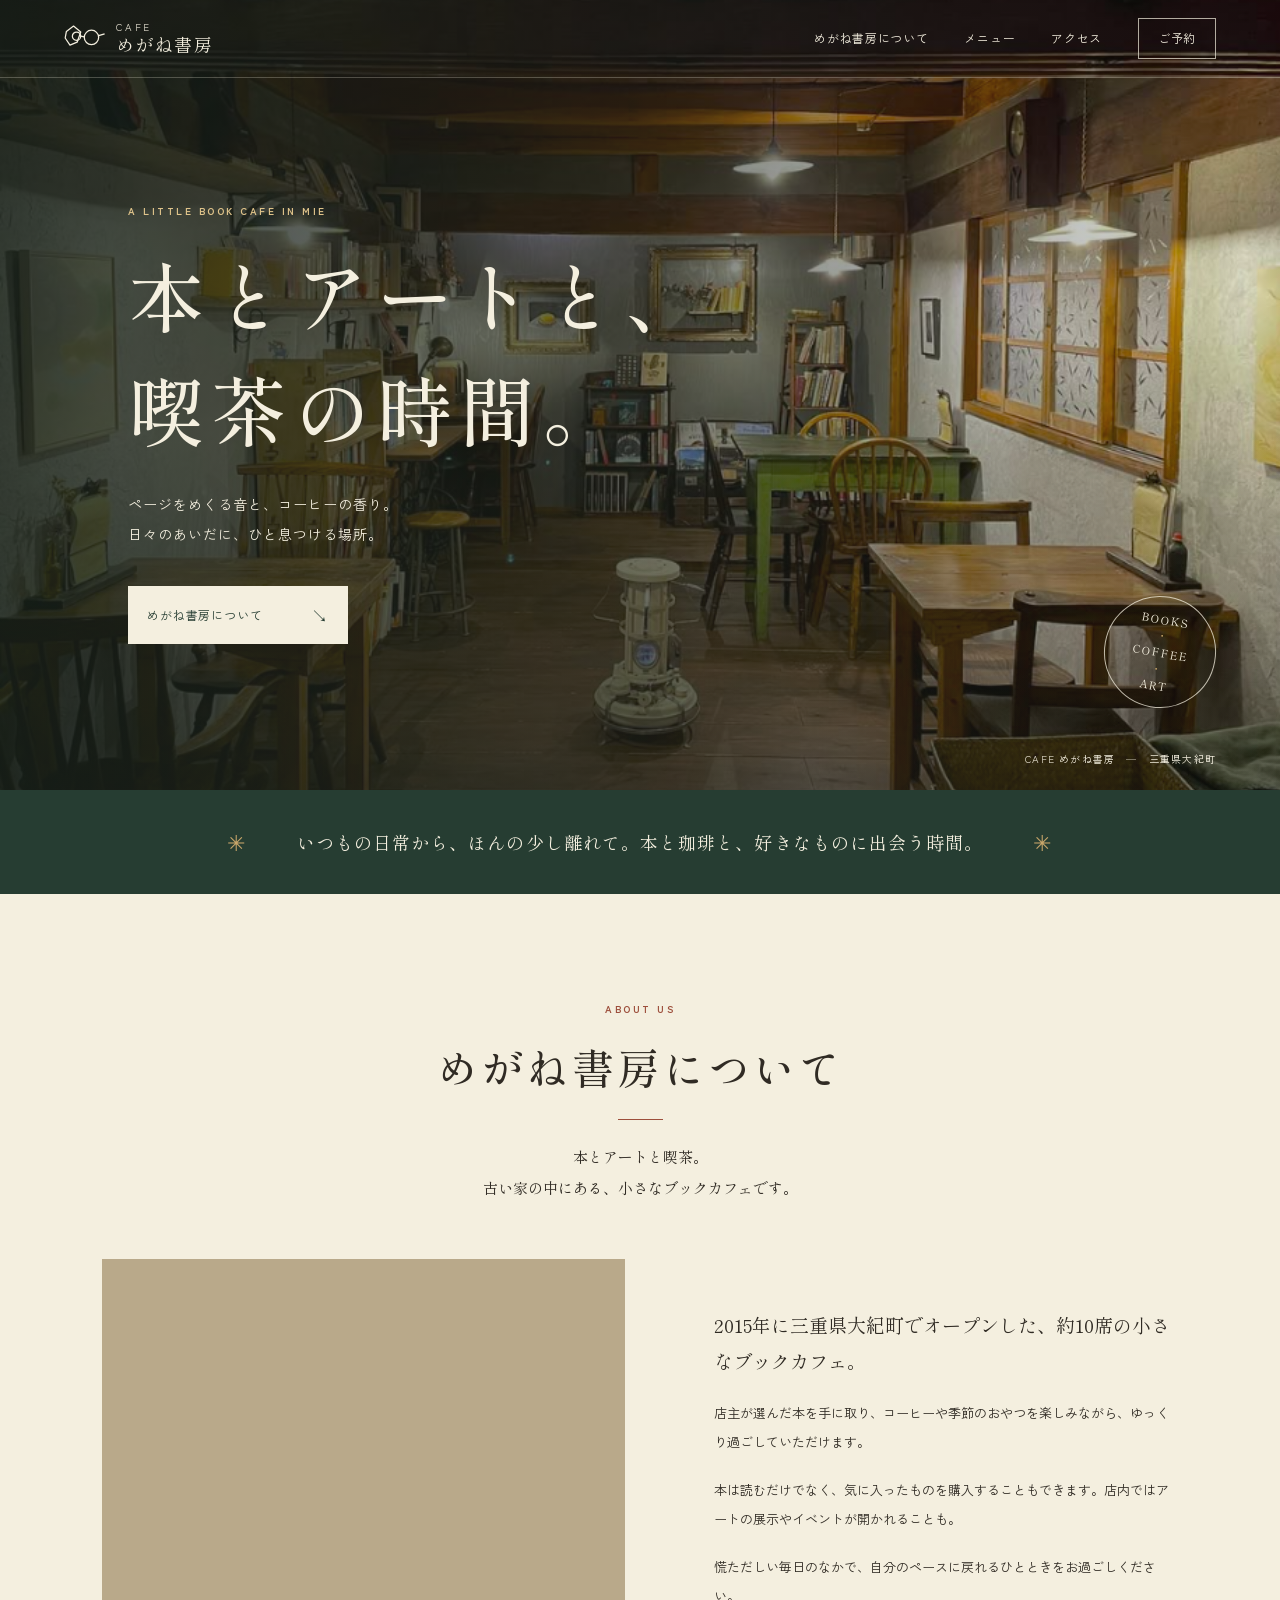
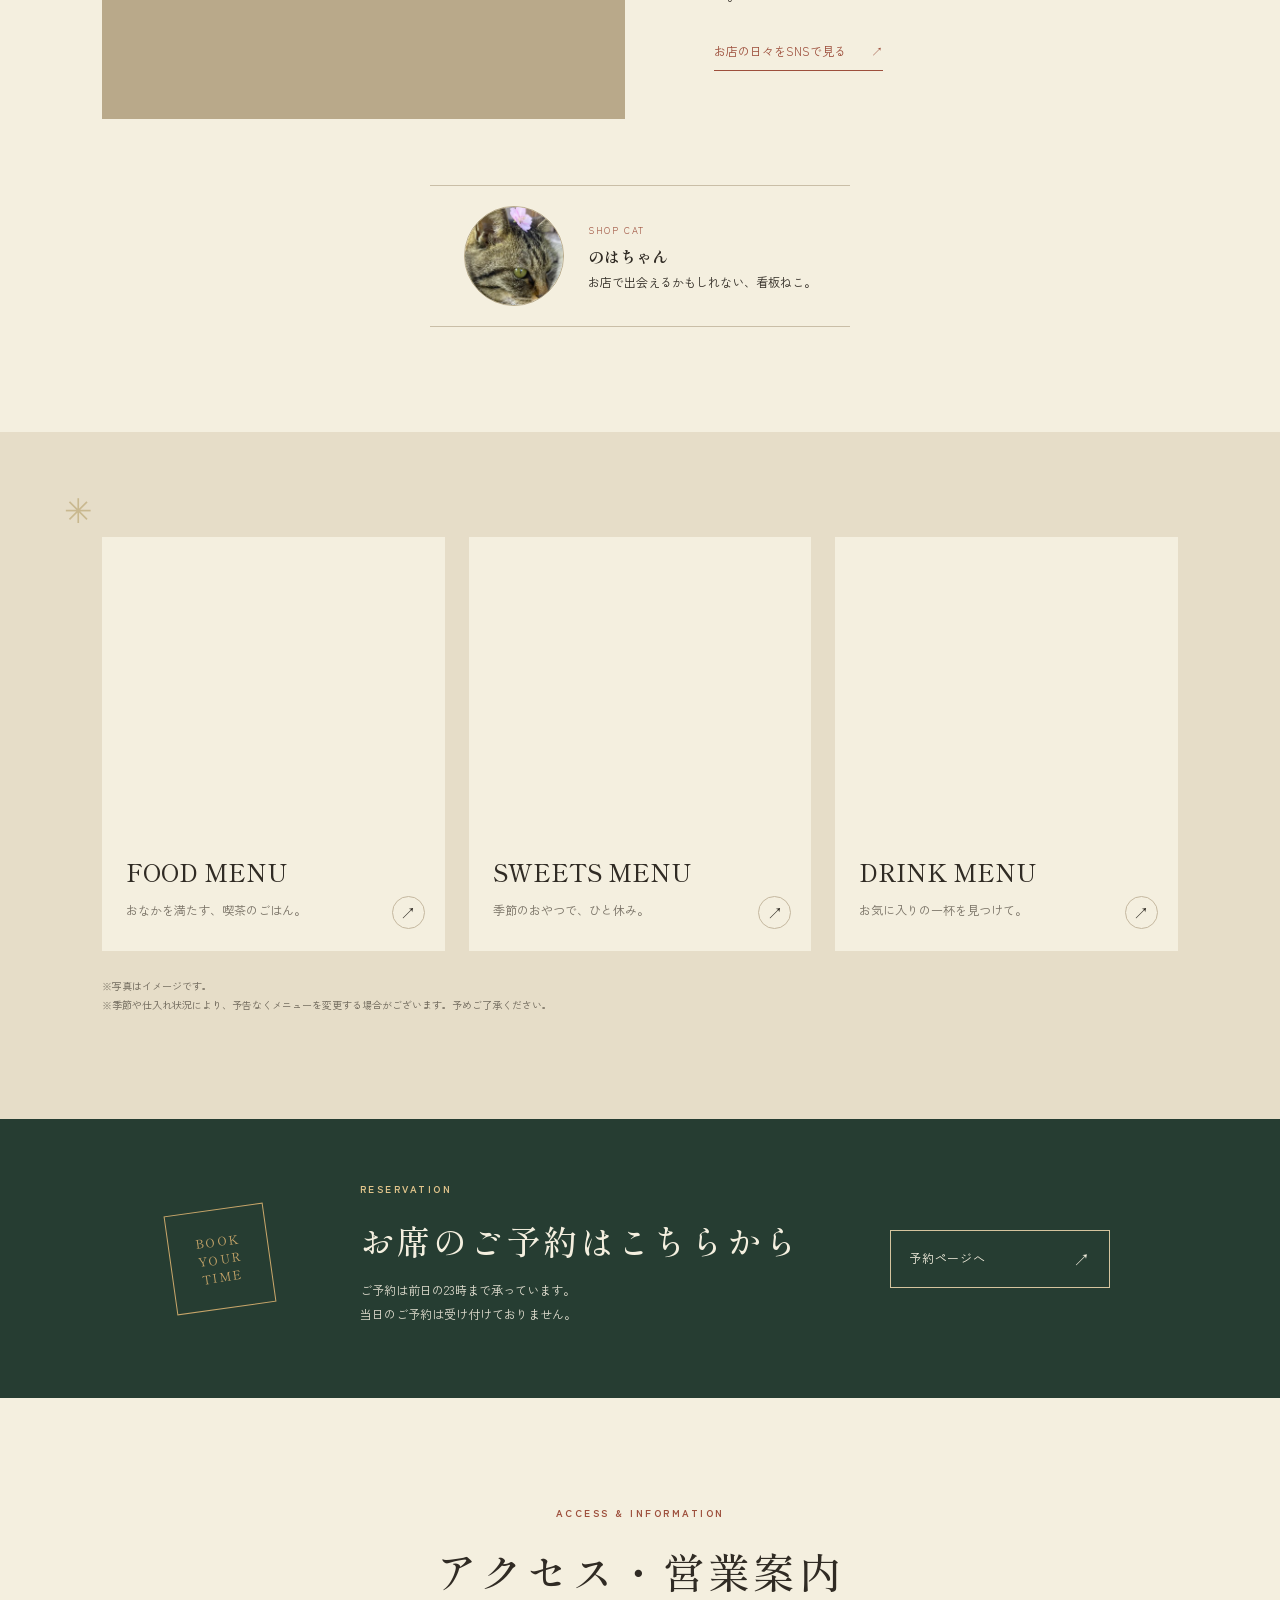
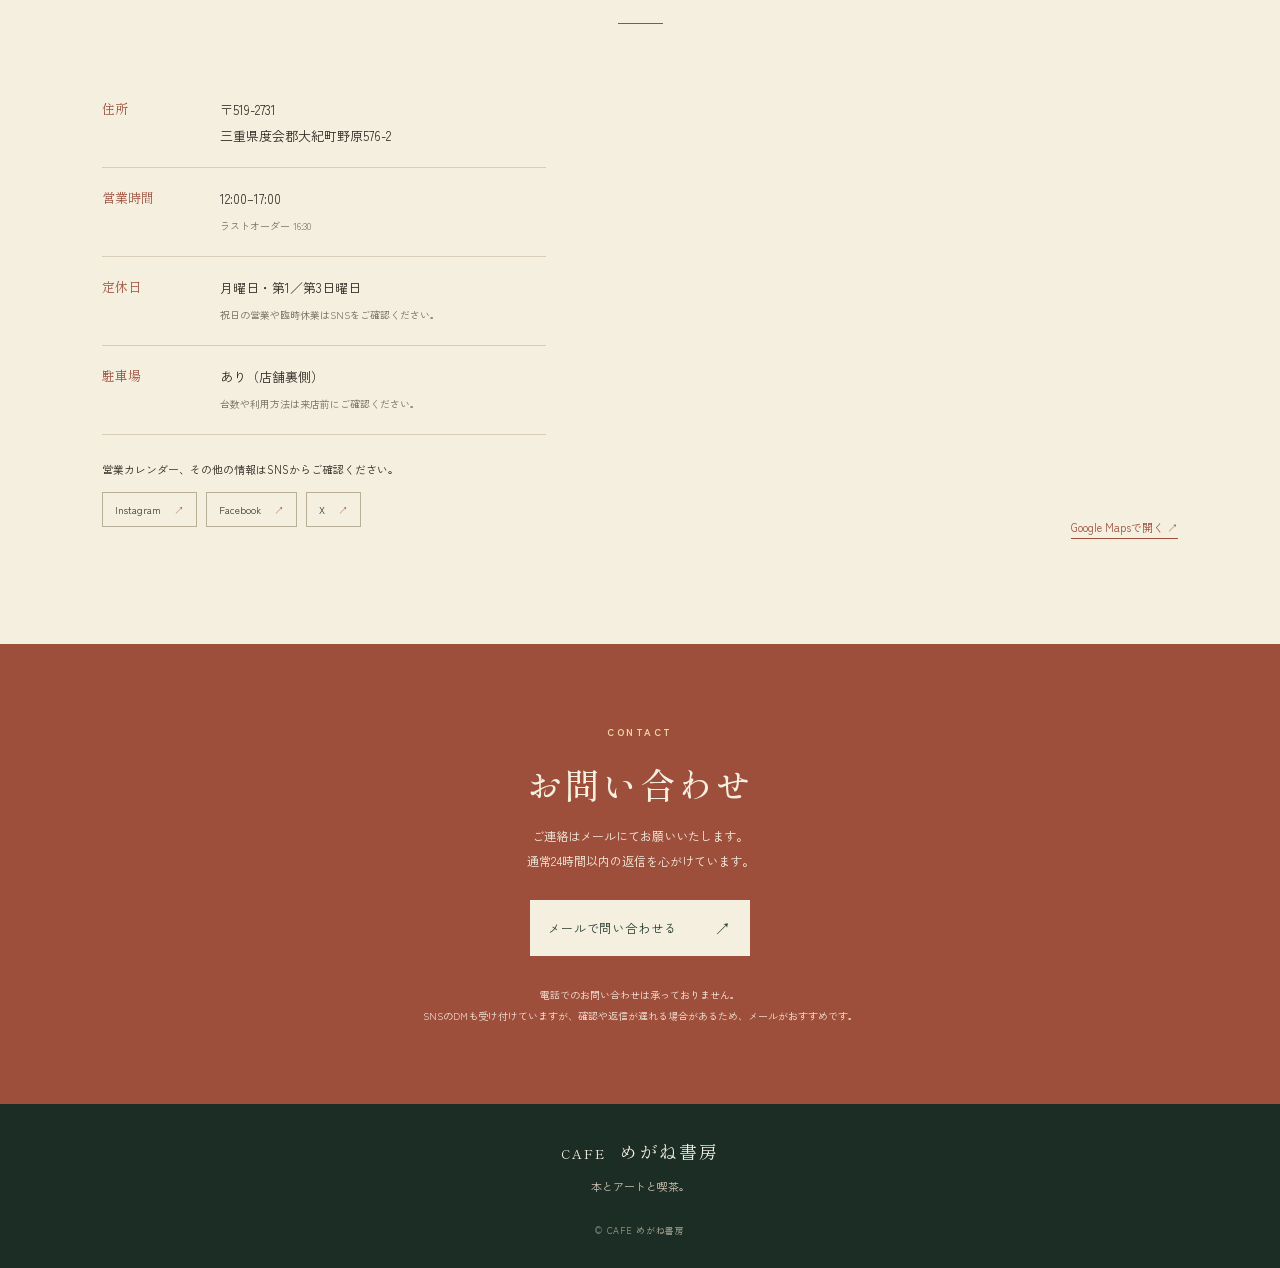
<file: index.html>
<!doctype html>
<html lang="ja">
<head>
  <meta charset="utf-8">
  <meta name="viewport" content="width=device-width, initial-scale=1">
  <meta name="description" content="三重県大紀町の古民家ブックカフェ、CAFE めがね書房。本とアートと喫茶の時間をお楽しみください。">
  <title>CAFE めがね書房｜本とアートと喫茶</title>
  <link rel="preconnect" href="https://fonts.googleapis.com">
  <link rel="preconnect" href="https://fonts.gstatic.com" crossorigin>
  <link href="https://fonts.googleapis.com/css2?family=Shippori+Mincho:wght@400;500;600;700&family=Zen+Kaku+Gothic+New:wght@400;500;700&display=swap" rel="stylesheet">
  <link rel="stylesheet" href="style.css">
  <script src="script.js" defer></script>
</head>
<body>
  <header class="site-header">
    <a class="brand" href="#top" aria-label="めがね書房 トップへ">
      <span class="brand-mark" aria-hidden="true">
        <svg viewBox="0 0 72 48" role="img"><path d="M4 13 L16 4 L28 14 L22 31 L10 36 L2 24 Z"/><circle cx="21" cy="21" r="7"/><circle cx="46" cy="23" r="12"/><path d="M28 21 L34 22 M58 20 L68 17"/></svg>
      </span>
      <span class="brand-words"><span class="brand-en">CAFE</span><span class="brand-ja">めがね書房</span></span>
    </a>
    <button class="menu-toggle" aria-label="メニューを開く" aria-expanded="false">☰</button>
    <nav class="main-nav" aria-label="メインメニュー">
      <a href="#about">めがね書房について</a>
      <a href="#menu">メニュー</a>
      <a href="#access">アクセス</a>
      <a class="nav-reserve" href="https://airrsv.net/cafemeganebooks/calendar" target="_blank" rel="noopener">ご予約</a>
    </nav>
  </header>

  <main>
    <section class="hero" id="top">
      <div class="hero-photo" role="img" aria-label="めがね書房の喫茶風景"></div>
      <div class="hero-shade"></div>
      <div class="hero-content">
        <p class="eyebrow light">A LITTLE BOOK CAFE IN MIE</p>
        <h1>本とアートと、<br>喫茶の時間。</h1>
        <p class="hero-copy">ページをめくる音と、コーヒーの香り。<br>日々のあいだに、ひと息つける場所。</p>
        <a class="button button-light" href="#about">めがね書房について <span>↘</span></a>
      </div>
      <div class="hero-stamp">BOOKS<br><span>・</span> COFFEE <span>・</span> ART</div>
      <div class="hero-caption">CAFE めがね書房　—　三重県大紀町</div>
    </section>

    <section class="intro-band">
      <span class="ornament">✳</span>
      <p>いつもの日常から、ほんの少し離れて。<br class="mobile-only">本と珈琲と、好きなものに出会う時間。</p>
      <span class="ornament">✳</span>
    </section>

    <section class="section about-section" id="about">
      <div class="section-heading">
        <p class="eyebrow">ABOUT US</p>
        <h2>めがね書房について</h2>
        <span class="heading-rule"></span>
        <p class="section-lead">本とアートと喫茶。<br>古い家の中にある、小さなブックカフェです。</p>
      </div>
      <div class="about-grid">
        <div class="about-image image-oldhouse" role="img" aria-label="古民家のカフェをイメージした写真"></div>
        <div class="about-copy">
          <p class="dropcap">2015年に三重県大紀町でオープンした、約10席の小さなブックカフェ。</p>
          <p>店主が選んだ本を手に取り、コーヒーや季節のおやつを楽しみながら、ゆっくり過ごしていただけます。</p>
          <p>本は読むだけでなく、気に入ったものを購入することもできます。店内ではアートの展示やイベントが開かれることも。</p>
          <p>慌ただしい毎日のなかで、自分のペースに戻れるひとときをお過ごしください。</p>
          <a class="text-link" href="https://www.instagram.com/cafe_megane_books/" target="_blank" rel="noopener">お店の日々をSNSで見る <span>↗</span></a>
        </div>
      </div>
      <div class="cat-note">
        <img class="cat-photo" src="images/noha-chan.png" alt="のはちゃん" loading="lazy">
        <p><span class="mini-label">SHOP CAT</span><br><strong>のはちゃん</strong><br>お店で出会えるかもしれない、看板ねこ。</p>
      </div>
    </section>

    <section class="section menu-section" id="menu">
     
<div class="menu-cards">
  <a class="menu-card" href="food.html">
    <div class="menu-image food-image" role="img" aria-label="カレーのイメージ"></div>
    <div class="menu-card-copy">
      <h3>FOOD MENU</h3>
      <p>おなかを満たす、喫茶のごはん。</p>
      <span class="round-arrow">↗</span>
    </div>
  </a>

  <a class="menu-card" href="sweet.html">
    <div class="menu-image sweet-image" role="img" aria-label="季節のおやつのイメージ"></div>
    <div class="menu-card-copy">
      <h3>SWEETS MENU</h3>
      <p>季節のおやつで、ひと休み。</p>
      <span class="round-arrow">↗</span>
    </div>
  </a>

  <a class="menu-card" href="drink.html">
    <div class="menu-image drink-image" role="img" aria-label="コーヒーのイメージ"></div>
    <div class="menu-card-copy">
      <h3>DRINK MENU</h3>
      <p>お気に入りの一杯を見つけて。</p>
      <span class="round-arrow">↗</span>
    </div>
  </a>
</div>


      <p class="menu-disclaimer">※写真はイメージです。<br>※季節や仕入れ状況により、予告なくメニューを変更する場合がございます。予めご了承ください。</p>
    </section>

    <section class="reservation-banner">
      <div class="reservation-mark">BOOK<br>YOUR<br>TIME</div>
      <div class="reservation-copy"><p class="eyebrow light">RESERVATION</p><h2>お席のご予約はこちらから</h2><p>ご予約は前日の23時まで承っています。<br>当日のご予約は受け付けておりません。</p></div>
      <a class="button button-outline-light" href="https://airrsv.net/cafemeganebooks/calendar" target="_blank" rel="noopener">予約ページへ <span>↗</span></a>
    </section>

    <section class="section access-section" id="access">
      <div class="section-heading">
        <p class="eyebrow">ACCESS & INFORMATION</p>
        <h2>アクセス・営業案内</h2>
        <span class="heading-rule"></span>
      </div>
      <div class="access-grid">
        <div class="access-details">
          <dl>
            <div><dt>住所</dt><dd>〒519-2731<br>三重県度会郡大紀町野原576-2</dd></div>
            <div><dt>営業時間</dt><dd>12:00–17:00<br><small>ラストオーダー 16:30</small></dd></div>
            <div><dt>定休日</dt><dd>月曜日・第1／第3日曜日<br><small>祝日の営業や臨時休業はSNSをご確認ください。</small></dd></div>
            <div><dt>駐車場</dt><dd>あり（店舗裏側）<br><small>台数や利用方法は来店前にご確認ください。</small></dd></div>
          </dl>
          <p class="social-note">営業カレンダー、その他の情報はSNSからご確認ください。</p>
          <div class="social-links">
            <a href="https://www.instagram.com/cafe_megane_books/" target="_blank" rel="noopener" aria-label="Instagram">Instagram <span>↗</span></a>
            <a href="https://www.facebook.com/cafemeganebooks/" target="_blank" rel="noopener" aria-label="Facebook">Facebook <span>↗</span></a>
            <a href="https://x.com/cafemeganebooks" target="_blank" rel="noopener" aria-label="X">X <span>↗</span></a>
          </div>
        </div>
        <div class="map-wrap">
          <iframe title="CAFE めがね書房の地図" src="https://maps.google.com/maps?q=三重県度会郡大紀町野原576-2&t=&z=15&ie=UTF8&iwloc=&output=embed" loading="lazy" referrerpolicy="no-referrer-when-downgrade"></iframe>
          <a class="map-link" href="https://maps.app.goo.gl/rjNBZa8h3N2s8guP6?g_st=ic" target="_blank" rel="noopener">Google Mapsで開く ↗</a>
        </div>
      </div>
    </section>

    <section class="contact-section">
      <p class="eyebrow light">CONTACT</p>
      <h2>お問い合わせ</h2>
      <p>ご連絡はメールにてお願いいたします。<br>通常24時間以内の返信を心がけています。</p>
      <button class="button button-light" id="emailButton" type="button">メールで問い合わせる <span>↗</span></button>
      <p class="contact-small">電話でのお問い合わせは承っておりません。<br>SNSのDMも受け付けていますが、確認や返信が遅れる場合があるため、メールがおすすめです。</p>
    </section>
  </main>

  <footer class="site-footer">
    <a class="footer-brand" href="#top">CAFE <span>めがね書房</span></a>
    <p>本とアートと喫茶。</p>
    <small>© CAFE めがね書房</small>
  </footer>
  <button class="back-to-top" id="backToTop" aria-label="ページの先頭へ戻る">↑</button>
  <div class="toast" id="toast" role="status" aria-live="polite"></div>
</body>
</html>
</file>
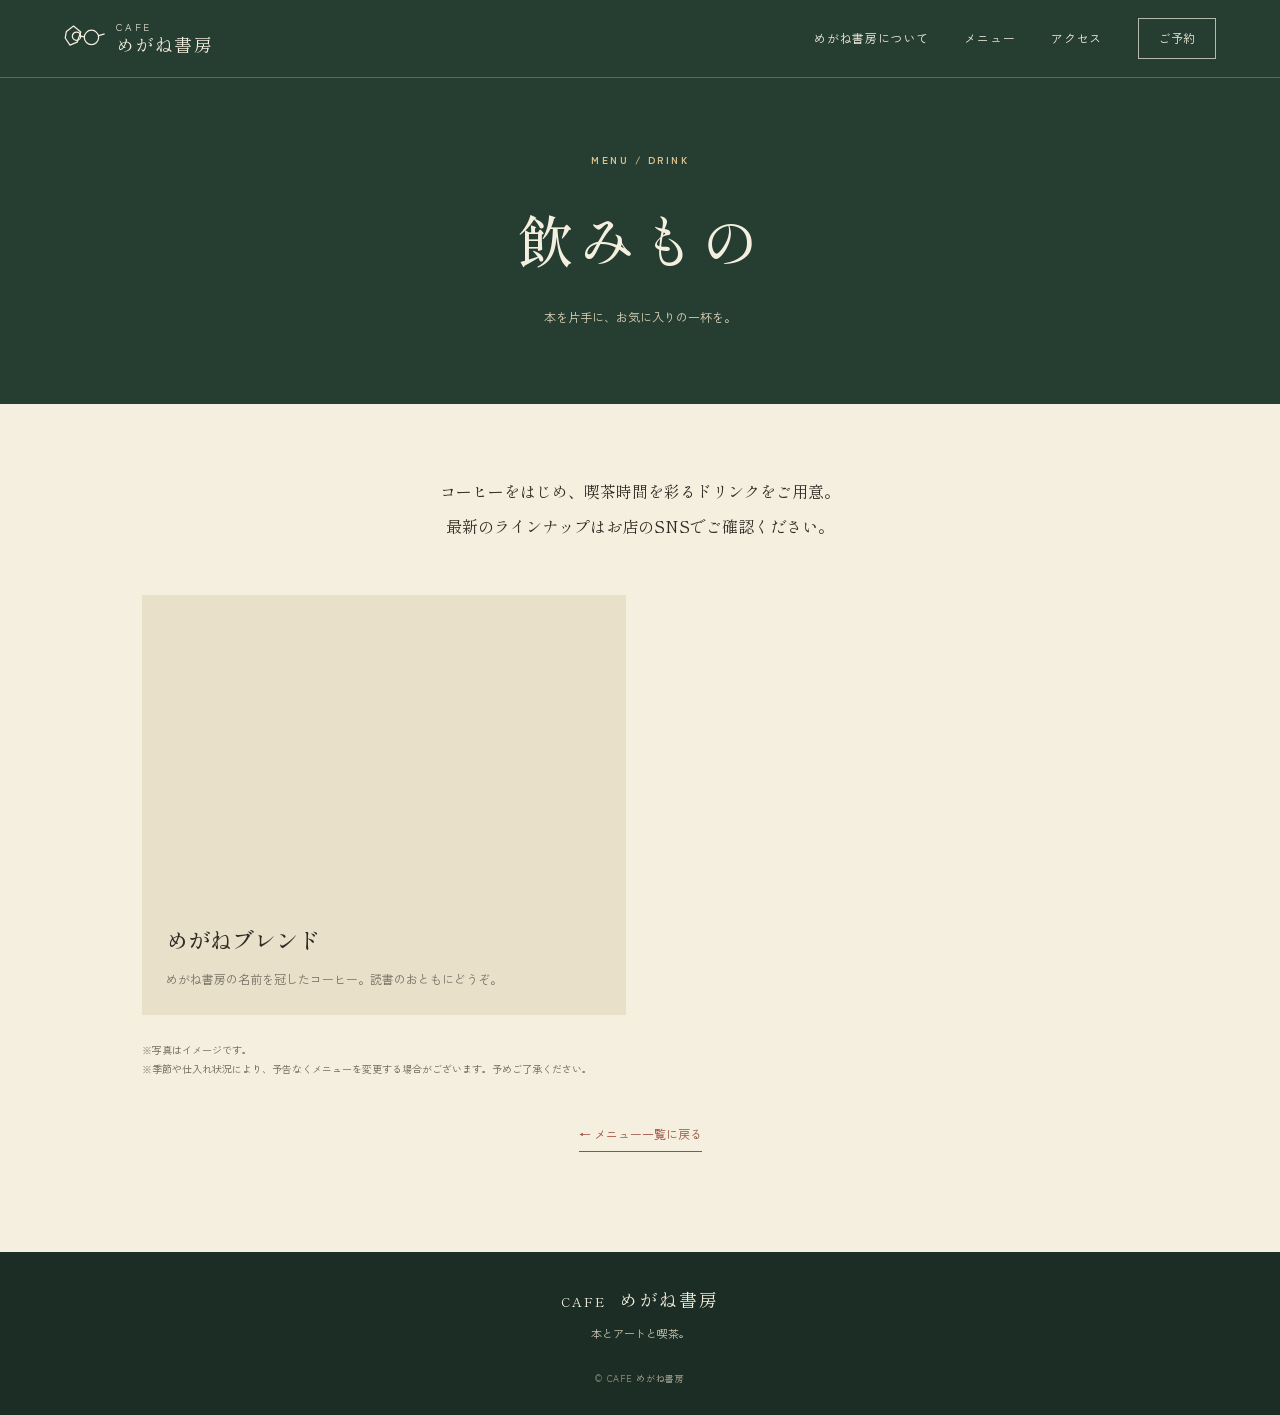
<file: drink.html>
<!doctype html>
<html lang="ja">
<head>
  <meta charset="utf-8"><meta name="viewport" content="width=device-width, initial-scale=1">
  <meta name="description" content="CAFE めがね書房のドリンクメニュー">
  <title>飲みもの｜CAFE めがね書房</title>
  <link rel="preconnect" href="https://fonts.googleapis.com"><link rel="preconnect" href="https://fonts.gstatic.com" crossorigin>
  <link href="https://fonts.googleapis.com/css2?family=Shippori+Mincho:wght@400;500;600;700&family=Zen+Kaku+Gothic+New:wght@400;500;700&display=swap" rel="stylesheet">
  <link rel="stylesheet" href="style.css"><script src="script.js" defer></script>
</head>
<body>
<header class="site-header"><a class="brand" href="index.html"><span class="brand-mark" aria-hidden="true"><svg viewBox="0 0 72 48"><path d="M4 13 L16 4 L28 14 L22 31 L10 36 L2 24 Z"/><circle cx="21" cy="21" r="7"/><circle cx="46" cy="23" r="12"/><path d="M28 21 L34 22 M58 20 L68 17"/></svg></span><span class="brand-words"><span class="brand-en">CAFE</span><span class="brand-ja">めがね書房</span></span></a><button class="menu-toggle" aria-label="メニューを開く" aria-expanded="false">☰</button><nav class="main-nav"><a href="index.html#about">めがね書房について</a><a href="index.html#menu">メニュー</a><a href="index.html#access">アクセス</a><a class="nav-reserve" href="https://airrsv.net/cafemeganebooks/calendar" target="_blank" rel="noopener">ご予約</a></nav></header>
<main><section class="subpage-hero"><p class="eyebrow light">MENU / DRINK</p><h1>飲みもの</h1><p>本を片手に、お気に入りの一杯を。</p></section><section class="subpage-content"><p class="subpage-intro">コーヒーをはじめ、喫茶時間を彩るドリンクをご用意。<br>最新のラインナップはお店のSNSでご確認ください。</p><div class="items-grid"><article class="item-card"><div class="item-photo coffee"></div><div class="item-copy"><h2>めがねブレンド</h2><p>めがね書房の名前を冠したコーヒー。読書のおともにどうぞ。</p></div></article></div><p class="menu-disclaimer">※写真はイメージです。<br>※季節や仕入れ状況により、予告なくメニューを変更する場合がございます。予めご了承ください。</p><a class="subpage-back" href="index.html#menu">← メニュー一覧に戻る</a></section></main><footer class="site-footer"><a class="footer-brand" href="index.html">CAFE <span>めがね書房</span></a><p>本とアートと喫茶。</p><small>© CAFE めがね書房</small></footer><button class="back-to-top" id="backToTop" aria-label="ページの先頭へ戻る">↑</button>
</body></html>
</file>
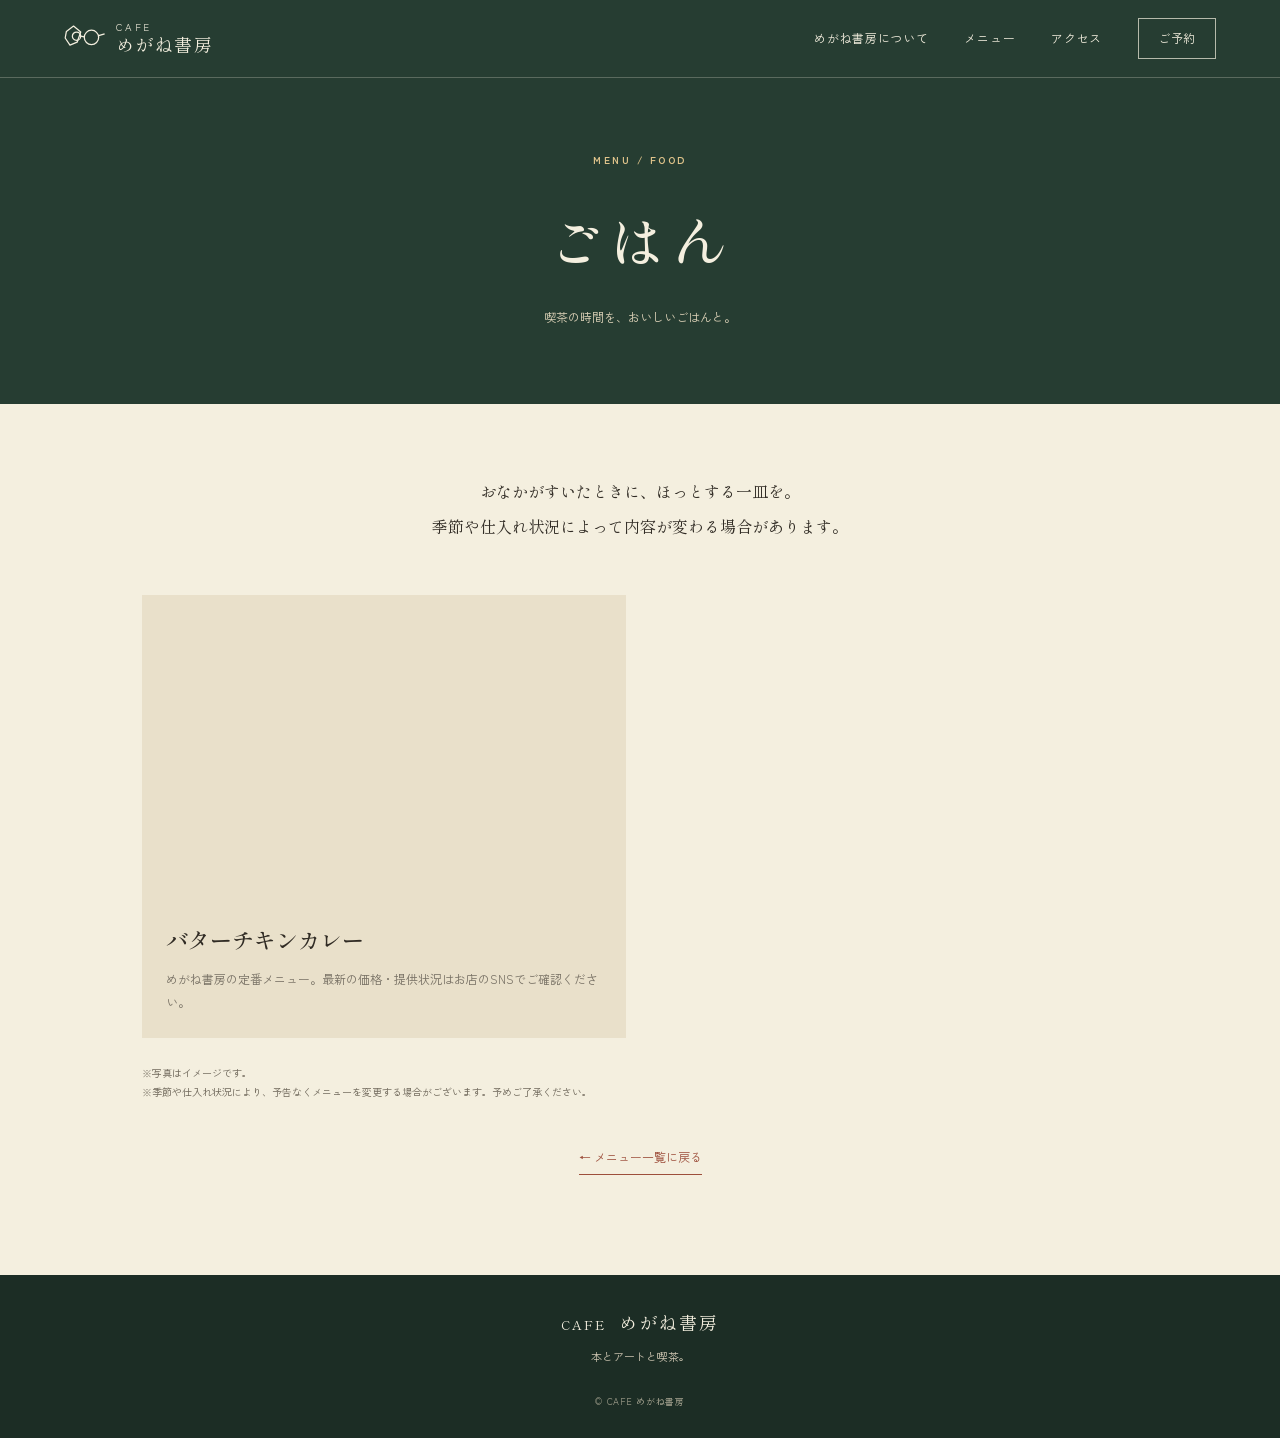
<file: food.html>
<!doctype html>
<html lang="ja">
<head>
  <meta charset="utf-8"><meta name="viewport" content="width=device-width, initial-scale=1">
  <meta name="description" content="CAFE めがね書房のフードメニュー">
  <title>ごはん｜CAFE めがね書房</title>
  <link rel="preconnect" href="https://fonts.googleapis.com"><link rel="preconnect" href="https://fonts.gstatic.com" crossorigin>
  <link href="https://fonts.googleapis.com/css2?family=Shippori+Mincho:wght@400;500;600;700&family=Zen+Kaku+Gothic+New:wght@400;500;700&display=swap" rel="stylesheet">
  <link rel="stylesheet" href="style.css"><script src="script.js" defer></script>
</head>
<body>
<header class="site-header"><a class="brand" href="index.html"><span class="brand-mark" aria-hidden="true"><svg viewBox="0 0 72 48"><path d="M4 13 L16 4 L28 14 L22 31 L10 36 L2 24 Z"/><circle cx="21" cy="21" r="7"/><circle cx="46" cy="23" r="12"/><path d="M28 21 L34 22 M58 20 L68 17"/></svg></span><span class="brand-words"><span class="brand-en">CAFE</span><span class="brand-ja">めがね書房</span></span></a><button class="menu-toggle" aria-label="メニューを開く" aria-expanded="false">☰</button><nav class="main-nav"><a href="index.html#about">めがね書房について</a><a href="index.html#menu">メニュー</a><a href="index.html#access">アクセス</a><a class="nav-reserve" href="https://airrsv.net/cafemeganebooks/calendar" target="_blank" rel="noopener">ご予約</a></nav></header>
<main><section class="subpage-hero"><p class="eyebrow light">MENU / FOOD</p><h1>ごはん</h1><p>喫茶の時間を、おいしいごはんと。</p></section><section class="subpage-content"><p class="subpage-intro">おなかがすいたときに、ほっとする一皿を。<br>季節や仕入れ状況によって内容が変わる場合があります。</p><div class="items-grid"><article class="item-card"><div class="item-photo curry"></div><div class="item-copy"><h2>バターチキンカレー</h2><p>めがね書房の定番メニュー。最新の価格・提供状況はお店のSNSでご確認ください。</p></div></article></div><p class="menu-disclaimer">※写真はイメージです。<br>※季節や仕入れ状況により、予告なくメニューを変更する場合がございます。予めご了承ください。</p><a class="subpage-back" href="index.html#menu">← メニュー一覧に戻る</a></section></main><footer class="site-footer"><a class="footer-brand" href="index.html">CAFE <span>めがね書房</span></a><p>本とアートと喫茶。</p><small>© CAFE めがね書房</small></footer><button class="back-to-top" id="backToTop" aria-label="ページの先頭へ戻る">↑</button>
</body></html>
</file>
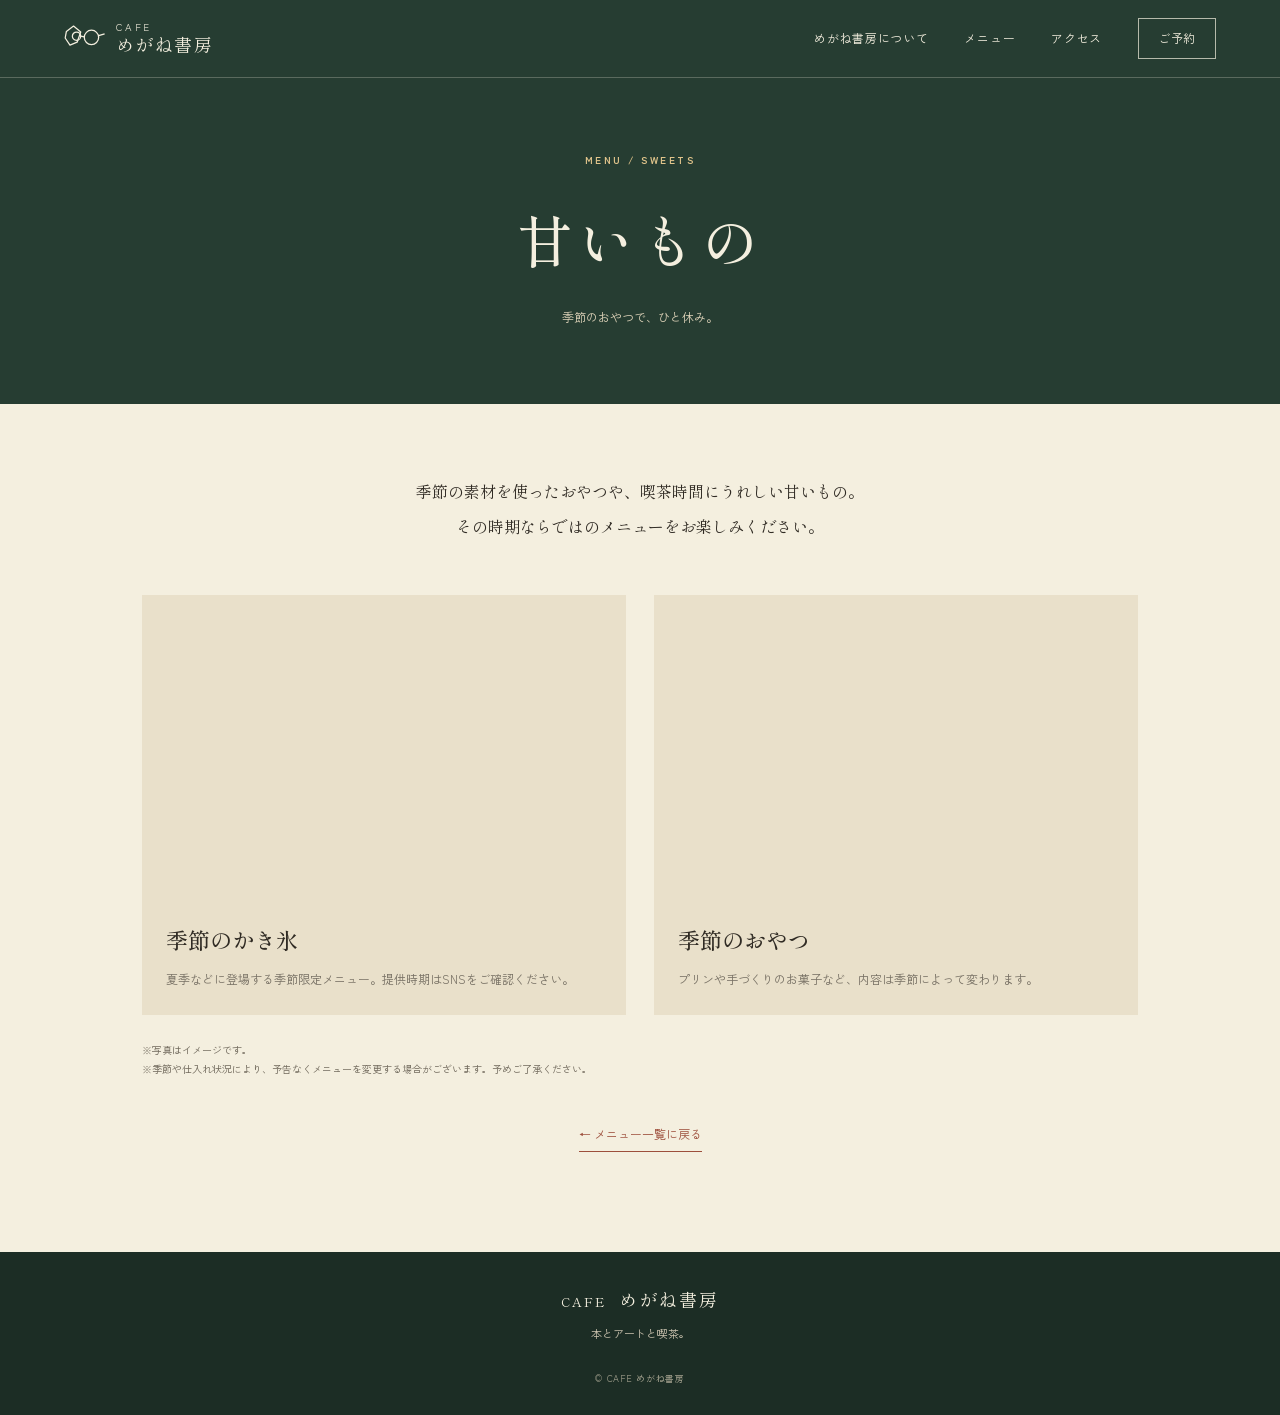
<file: sweet.html>
<!doctype html>
<html lang="ja">
<head>
  <meta charset="utf-8"><meta name="viewport" content="width=device-width, initial-scale=1">
  <meta name="description" content="CAFE めがね書房のスイーツメニュー">
  <title>甘いもの｜CAFE めがね書房</title>
  <link rel="preconnect" href="https://fonts.googleapis.com"><link rel="preconnect" href="https://fonts.gstatic.com" crossorigin>
  <link href="https://fonts.googleapis.com/css2?family=Shippori+Mincho:wght@400;500;600;700&family=Zen+Kaku+Gothic+New:wght@400;500;700&display=swap" rel="stylesheet">
  <link rel="stylesheet" href="style.css"><script src="script.js" defer></script>
</head>
<body>
<header class="site-header"><a class="brand" href="index.html"><span class="brand-mark" aria-hidden="true"><svg viewBox="0 0 72 48"><path d="M4 13 L16 4 L28 14 L22 31 L10 36 L2 24 Z"/><circle cx="21" cy="21" r="7"/><circle cx="46" cy="23" r="12"/><path d="M28 21 L34 22 M58 20 L68 17"/></svg></span><span class="brand-words"><span class="brand-en">CAFE</span><span class="brand-ja">めがね書房</span></span></a><button class="menu-toggle" aria-label="メニューを開く" aria-expanded="false">☰</button><nav class="main-nav"><a href="index.html#about">めがね書房について</a><a href="index.html#menu">メニュー</a><a href="index.html#access">アクセス</a><a class="nav-reserve" href="https://airrsv.net/cafemeganebooks/calendar" target="_blank" rel="noopener">ご予約</a></nav></header>
<main><section class="subpage-hero"><p class="eyebrow light">MENU / SWEETS</p><h1>甘いもの</h1><p>季節のおやつで、ひと休み。</p></section><section class="subpage-content"><p class="subpage-intro">季節の素材を使ったおやつや、喫茶時間にうれしい甘いもの。<br>その時期ならではのメニューをお楽しみください。</p><div class="items-grid"><article class="item-card"><div class="item-photo shaved"></div><div class="item-copy"><h2>季節のかき氷</h2><p>夏季などに登場する季節限定メニュー。提供時期はSNSをご確認ください。</p></div></article><article class="item-card"><div class="item-photo pudding"></div><div class="item-copy"><h2>季節のおやつ</h2><p>プリンや手づくりのお菓子など、内容は季節によって変わります。</p></div></article></div><p class="menu-disclaimer">※写真はイメージです。<br>※季節や仕入れ状況により、予告なくメニューを変更する場合がございます。予めご了承ください。</p><a class="subpage-back" href="index.html#menu">← メニュー一覧に戻る</a></section></main><footer class="site-footer"><a class="footer-brand" href="index.html">CAFE <span>めがね書房</span></a><p>本とアートと喫茶。</p><small>© CAFE めがね書房</small></footer><button class="back-to-top" id="backToTop" aria-label="ページの先頭へ戻る">↑</button>
</body></html>
</file>
<file: style.css>
/* CAFE めがね書房 — retro kissaten visual system */
:root {
  --green: #263d32;
  --green-2: #354f41;
  --cream: #f4efdf;
  --paper: #e9e0ca;
  --brown: #4a3328;
  --red: #9d4f3c;
  --gold: #c8a66a;
  --ink: #302b24;
  --muted: #777064;
  --serif: "Shippori Mincho", "Yu Mincho", serif;
  --sans: "Zen Kaku Gothic New", sans-serif;
}
* { box-sizing: border-box; }
html { scroll-behavior: smooth; scroll-padding-top: 86px; }
body { margin: 0; background: var(--cream); color: var(--ink); font-family: var(--sans); line-height: 1.9; }
a { color: inherit; text-decoration: none; }
button { font: inherit; }
.site-header { position: absolute; top: 0; left: 0; right: 0; z-index: 20; display: flex; align-items: center; justify-content: space-between; padding: 18px clamp(20px, 5vw, 76px); color: var(--cream); border-bottom: 1px solid rgba(244,239,223,.25); }
.brand { display: inline-flex; align-items: center; gap: 9px; min-width: 220px; }
.brand-mark { width: 43px; height: 34px; display: block; }
.brand-mark svg { width: 100%; height: 100%; fill: none; stroke: currentColor; stroke-width: 2.1; stroke-linejoin: round; }
.brand-words { display: flex; flex-direction: column; line-height: 1.25; }
.brand-en { font-size: 10px; letter-spacing: .28em; }
.brand-ja { font-family: var(--serif); font-size: 18px; letter-spacing: .08em; }
.main-nav { display: flex; align-items: center; gap: clamp(16px, 2.8vw, 38px); font-size: 12px; letter-spacing: .06em; }
.main-nav a { transition: opacity .2s; }
.main-nav a:hover { opacity: .68; }
.nav-reserve { border: 1px solid rgba(244,239,223,.7); padding: 8px 19px; }
.menu-toggle { display: none; background: none; border: 0; color: var(--cream); font-size: 25px; }
.hero { position: relative; min-height: min(790px, 100svh); height: 760px; max-height: 900px; overflow: hidden; background: #342b21; color: var(--cream); display: flex; align-items: center; }
.hero-photo { position: absolute; inset: 0; background-image: url("images/shop-interior.png"); background-size: cover; background-position: center 52%; }
.hero-shade { position: absolute; inset: 0; background: linear-gradient(90deg, rgba(21,31,25,.83) 0%, rgba(30,34,27,.61) 45%, rgba(22,24,20,.12) 100%), linear-gradient(0deg, rgba(21,25,20,.46), transparent 45%); }
.hero-content { position: relative; z-index: 2; width: min(670px, 80%); margin-left: clamp(26px, 10vw, 150px); padding-top: 55px; }
.eyebrow { margin: 0 0 17px; color: var(--red); font-size: 10px; font-weight: 700; letter-spacing: .25em; }
.eyebrow.light { color: #e0c48b; }
.hero h1 { margin: 0 0 24px; font-family: var(--serif); font-weight: 500; font-size: clamp(42px, 6vw, 76px); line-height: 1.5; letter-spacing: .09em; }
.hero-copy { font-size: 14px; line-height: 2.2; letter-spacing: .07em; }
.button { display: inline-flex; align-items: center; justify-content: space-between; gap: 35px; min-width: 220px; padding: 12px 18px; border: 1px solid transparent; cursor: pointer; font-size: 12px; letter-spacing: .07em; transition: background .2s, color .2s, transform .2s; }
.button span { font-size: 17px; }
.button:hover { transform: translateY(-2px); }
.button-light { margin-top: 22px; color: var(--green); background: var(--cream); }
.button-light:hover { background: white; }
.hero-stamp { position: absolute; right: clamp(22px, 5vw, 75px); bottom: 82px; z-index: 2; border: 1px solid rgba(244,239,223,.75); border-radius: 50%; width: 112px; height: 112px; display: grid; place-content: center; text-align: center; font-family: var(--serif); font-size: 11px; line-height: 1.5; letter-spacing: .1em; transform: rotate(10deg); }
.hero-stamp span { color: var(--gold); }
.hero-caption { position: absolute; bottom: 22px; right: clamp(20px, 5vw, 76px); z-index: 2; font-size: 10px; letter-spacing: .12em; }
.intro-band { display: flex; justify-content: center; align-items: center; gap: clamp(12px, 4vw, 50px); padding: 31px 20px; background: var(--green); color: var(--cream); text-align: center; font-family: var(--serif); font-size: clamp(14px, 1.7vw, 18px); letter-spacing: .06em; }
.intro-band p { margin: 0; }
.ornament { color: var(--gold); font-size: 22px; }
.mobile-only { display: none; }
.section { padding: 105px clamp(22px, 8vw, 120px); }
.section-heading { text-align: center; margin-bottom: 55px; }
.section-heading h2, .contact-section h2, .reservation-copy h2 { font-family: var(--serif); font-size: clamp(28px, 3.5vw, 42px); font-weight: 500; line-height: 1.5; letter-spacing: .08em; margin: 0; }
.heading-rule { display: block; width: 45px; height: 1px; background: var(--red); margin: 21px auto; }
.section-lead { font-family: var(--serif); font-size: 15px; line-height: 2.1; }
.about-grid { display: grid; grid-template-columns: 1.06fr .94fr; align-items: center; gap: clamp(35px, 7vw, 100px); max-width: 1100px; margin: auto; }
.about-image { min-height: 460px; background: #b9a98a center/cover no-repeat; }
.image-oldhouse { background-image: url("https://images.unsplash.com/photo-1449158743715-0a90ebb6d2d8?auto=format&fit=crop&w=1100&q=85"); background-position: center; }
.about-copy { max-width: 470px; font-size: 13px; line-height: 2.2; }
.about-copy p { margin: 0 0 20px; }
.dropcap { font-family: var(--serif); font-size: 19px; line-height: 1.9; }
.text-link { display: inline-flex; gap: 25px; margin-top: 8px; padding-bottom: 5px; border-bottom: 1px solid var(--red); color: var(--red); font-size: 12px; }
.cat-note { display: flex; align-items: center; justify-content: center; gap: 24px; margin: 66px auto 0; padding: 20px 25px; max-width: 420px; border-top: 1px solid #c9bea7; border-bottom: 1px solid #c9bea7; }
.cat-photo { width: 100px; height: 100px; display: block; flex-shrink: 0; border-radius: 50%; object-fit: cover; object-position: center; border: 1px solid #b7a98a; }
.cat-note p { font-size: 12px; margin: 0; line-height: 1.9; }
.cat-note strong { font-family: var(--serif); font-size: 16px; }
.mini-label { font-size: 9px; letter-spacing: .18em; color: var(--red); }
.menu-section { background: #e6ddc8; position: relative; }
.menu-section:before { content: "✳"; position: absolute; top: 45px; left: 5%; font-size: 34px; color: #c9b88f; }
.menu-cards { display: grid; grid-template-columns: repeat(3, 1fr); gap: 24px; max-width: 1120px; margin: auto; }
.menu-card { background: var(--cream); position: relative; transition: transform .25s, box-shadow .25s; }
.menu-card:hover { transform: translateY(-6px); box-shadow: 0 15px 30px rgba(53,45,31,.1); }
.menu-image { height: 280px; background-position: center; background-size: cover; }
.food-image { background-image: url("https://images.unsplash.com/photo-1603894584373-5ac82b2ae398?auto=format&fit=crop&w=900&q=80"); }
.sweet-image { background-image: url("https://images.unsplash.com/photo-1563805042-7684c019e1cb?auto=format&fit=crop&w=900&q=80"); }
.drink-image { background-image: url("https://images.unsplash.com/photo-1509042239860-f550ce710b93?auto=format&fit=crop&w=900&q=80"); }
.menu-card-copy { position: relative; padding: 24px 24px 29px; }
.menu-number { font-size: 9px; letter-spacing: .18em; color: var(--red); }
.menu-card h3 { margin: 8px 0 5px; font-family: var(--serif); font-size: 24px; font-weight: 500; }
.menu-card p { margin: 0; font-size: 12px; color: var(--muted); }
.round-arrow { position: absolute; right: 20px; bottom: 22px; width: 33px; height: 33px; border: 1px solid #c5b89f; border-radius: 50%; display: grid; place-items: center; }
.menu-disclaimer { max-width: 1120px; margin: 25px auto 0; font-size: 10px; color: #6f685b; line-height: 1.9; }
.reservation-banner { display: flex; align-items: center; justify-content: center; gap: clamp(28px, 7vw, 100px); padding: 60px 24px; background: var(--green); color: var(--cream); }
.reservation-mark { width: 100px; height: 100px; border: 1px solid var(--gold); color: var(--gold); display: grid; place-content: center; text-align: center; line-height: 1.5; font-family: var(--serif); font-size: 12px; letter-spacing: .12em; transform: rotate(-8deg); }
.reservation-copy h2 { font-size: clamp(24px, 3vw, 34px); }
.reservation-copy p:not(.eyebrow) { font-size: 12px; line-height: 2; color: #e0ddcf; }
.button-outline-light { border-color: #d5c49e; color: var(--cream); background: transparent; }
.button-outline-light:hover { background: var(--cream); color: var(--green); }
.access-section { background: var(--cream); }
.access-grid { display: grid; grid-template-columns: .9fr 1.1fr; gap: clamp(35px, 7vw, 95px); max-width: 1100px; margin: auto; }
.access-details dl { margin: 0; }
.access-details dl > div { display: grid; grid-template-columns: 100px 1fr; gap: 18px; padding: 18px 0; border-bottom: 1px solid #d7cdb8; }
.access-details dt { color: var(--red); font-family: var(--serif); font-size: 13px; }
.access-details dd { margin: 0; font-size: 13px; line-height: 2; }
.access-details small { color: var(--muted); font-size: 10px; }
.social-note { margin: 24px 0 12px; font-size: 11px; }
.social-links { display: flex; flex-wrap: wrap; gap: 9px; }
.social-links a { border: 1px solid #b9ae98; padding: 7px 12px; font-size: 10px; }
.social-links a span { color: var(--red); margin-left: 10px; }
.map-wrap { min-height: 460px; display: flex; flex-direction: column; }
.map-wrap iframe { border: 0; width: 100%; flex: 1; min-height: 400px; filter: sepia(.12) saturate(.75); }
.map-link { display: inline-block; align-self: flex-end; margin-top: 12px; font-size: 11px; color: var(--red); border-bottom: 1px solid var(--red); }
.contact-section { padding: 78px 20px; background: var(--red); color: var(--cream); text-align: center; }
.contact-section .eyebrow { color: #f0d6a5; }
.contact-section h2 { font-size: 35px; }
.contact-section > p:not(.eyebrow) { font-size: 12px; line-height: 2.1; }
.contact-section .button { margin-top: 15px; border: 0; }
.contact-small { max-width: 520px; margin: 28px auto 0; font-size: 10px !important; color: #f1e1d2; }
.site-footer { background: #1c2d25; color: var(--cream); text-align: center; padding: 30px 20px 25px; }
.footer-brand { font-family: var(--serif); font-size: 13px; letter-spacing: .15em; }
.footer-brand span { margin-left: 8px; font-size: 18px; }
.site-footer p { margin: 7px 0 16px; color: #d2c9b5; font-size: 11px; }
.site-footer small { font-size: 9px; color: #aaa794; letter-spacing: .08em; }
.back-to-top { position: fixed; z-index: 25; right: 22px; bottom: 22px; width: 44px; height: 44px; border: 0; border-radius: 50%; background: var(--gold); color: var(--green); font-size: 22px; cursor: pointer; opacity: 0; pointer-events: none; transform: translateY(8px); transition: .2s; box-shadow: 0 4px 14px #0002; }
.back-to-top.visible { opacity: 1; pointer-events: auto; transform: translateY(0); }
.toast { position: fixed; left: 50%; bottom: 25px; z-index: 50; transform: translate(-50%, 20px); opacity: 0; pointer-events: none; padding: 14px 20px; background: var(--green); color: white; font-size: 13px; transition: .2s; }
.toast.visible { opacity: 1; transform: translate(-50%, 0); }
.subpage-hero { background: var(--green); color: var(--cream); padding: 150px 24px 75px; text-align: center; }
.subpage-hero h1 { margin: 0; font-family: var(--serif); font-size: clamp(34px, 5vw, 56px); font-weight: 500; letter-spacing: .1em; }
.subpage-hero p:last-child { margin: 14px 0 0; font-size: 12px; color: #ded3b9; }
.subpage-content { padding: 70px clamp(22px, 8vw, 120px) 100px; max-width: 1200px; margin: auto; }
.subpage-intro { text-align: center; max-width: 680px; margin: 0 auto 50px; font-family: var(--serif); line-height: 2.2; }
.items-grid { display: grid; grid-template-columns: repeat(2, minmax(0, 1fr)); gap: 28px; }
.item-card { background: #e9e0ca; }
.item-photo { height: 300px; background-size: cover; background-position: center; }
.item-photo.curry { background-image: url("https://images.unsplash.com/photo-1603894584373-5ac82b2ae398?auto=format&fit=crop&w=1000&q=80"); }
.item-photo.shaved { background-image: url("https://images.unsplash.com/photo-1497034825429-c343d7c6a68f?auto=format&fit=crop&w=1000&q=80"); }
.item-photo.pudding { background-image: url("https://images.unsplash.com/photo-1551024506-0?auto=format&fit=crop&w=1000&q=80"); }
.item-photo.coffee { background-image: url("https://images.unsplash.com/photo-1509042239860-f550ce710b93?auto=format&fit=crop&w=1000&q=80"); }
.item-copy { padding: 24px; }
.item-copy h2 { font-family: var(--serif); font-size: 22px; font-weight: 500; margin: 0 0 8px; }
.item-copy p { margin: 0; font-size: 12px; color: var(--muted); }
.subpage-back { display: block; width: fit-content; margin: 45px auto 0; padding-bottom: 5px; border-bottom: 1px solid var(--red); color: var(--red); font-size: 12px; }
@media (max-width: 850px) {
  .site-header { padding: 15px 22px; }
  .main-nav { gap: 15px; font-size: 10px; }
  .brand { min-width: 190px; }
  .brand-ja { font-size: 16px; }
  .about-grid { gap: 35px; }
  .menu-image { height: 220px; }
  .menu-card-copy { padding: 20px 17px 27px; }
  .access-grid { gap: 35px; }
}
@media (max-width: 650px) {
  html { scroll-padding-top: 72px; }
  .site-header { position: absolute; padding: 13px 18px; }
  .brand-mark { width: 37px; }
  .brand-ja { font-size: 15px; }
  .menu-toggle { display: block; position: relative; z-index: 2; }
  .main-nav { display: none; position: absolute; top: 100%; left: 0; right: 0; padding: 18px 22px 24px; background: var(--green); flex-direction: column; align-items: stretch; gap: 0; font-size: 13px; }
  .main-nav.open { display: flex; }
  .main-nav a { padding: 12px 0; border-bottom: 1px solid #ffffff26; }
  .main-nav .nav-reserve { margin-top: 12px; padding: 10px 13px; text-align: center; border: 1px solid #ffffff77; }
  .hero { height: 700px; min-height: 650px; }
  .hero-photo { background-position: 58% center; }
  .hero-shade { background: linear-gradient(90deg, rgba(21,31,25,.78), rgba(21,31,25,.3)), linear-gradient(0deg, rgba(21,25,20,.4), transparent 55%); }
  .hero-content { width: 88%; margin-left: 7%; padding-top: 65px; }
  .hero h1 { font-size: clamp(39px, 10vw, 58px); }
  .hero-copy { font-size: 12px; }
  .hero-stamp { width: 82px; height: 82px; font-size: 8px; bottom: 65px; right: 20px; }
  .hero-caption { left: 20px; right: 20px; font-size: 9px; }
  .intro-band { padding: 24px 14px; gap: 10px; font-size: 13px; }
  .mobile-only { display: block; }
  .ornament { font-size: 15px; }
  .section { padding: 75px 22px; }
  .section-heading { margin-bottom: 35px; }
  .section-lead { font-size: 13px; }
  .about-grid { grid-template-columns: 1fr; gap: 27px; }
  .about-image { min-height: 310px; }
  .about-copy { max-width: none; }
  .cat-note { margin-top: 40px; }
  .menu-section:before { top: 18px; left: 18px; font-size: 24px; }
  .menu-cards { grid-template-columns: 1fr; gap: 18px; }
  .menu-card { display: grid; grid-template-columns: 42% 58%; }
  .menu-image { height: 100%; min-height: 180px; }
  .menu-card-copy { padding: 19px 16px 25px; }
  .menu-card h3 { font-size: 21px; }
  .menu-card p { font-size: 11px; }
  .round-arrow { right: 12px; bottom: 12px; width: 27px; height: 27px; }
  .reservation-banner { flex-wrap: wrap; justify-content: flex-start; gap: 18px; padding: 45px 24px; }
  .reservation-mark { width: 68px; height: 68px; font-size: 9px; }
  .reservation-copy { flex: 1; min-width: 200px; }
  .reservation-copy h2 { font-size: 23px; }
  .reservation-copy p:not(.eyebrow) { font-size: 11px; }
  .reservation-banner .button { width: 100%; }
  .access-grid { grid-template-columns: 1fr; }
  .access-details dl > div { grid-template-columns: 82px 1fr; gap: 10px; }
  .map-wrap { min-height: 350px; }
  .map-wrap iframe { min-height: 330px; }
  .contact-section { padding: 62px 22px; }
  .contact-section h2 { font-size: 30px; }
  .items-grid { grid-template-columns: 1fr; }
  .subpage-hero { padding-top: 125px; }
  .subpage-content { padding: 48px 20px 70px; }
  .item-photo { height: 245px; }
}
</file>
